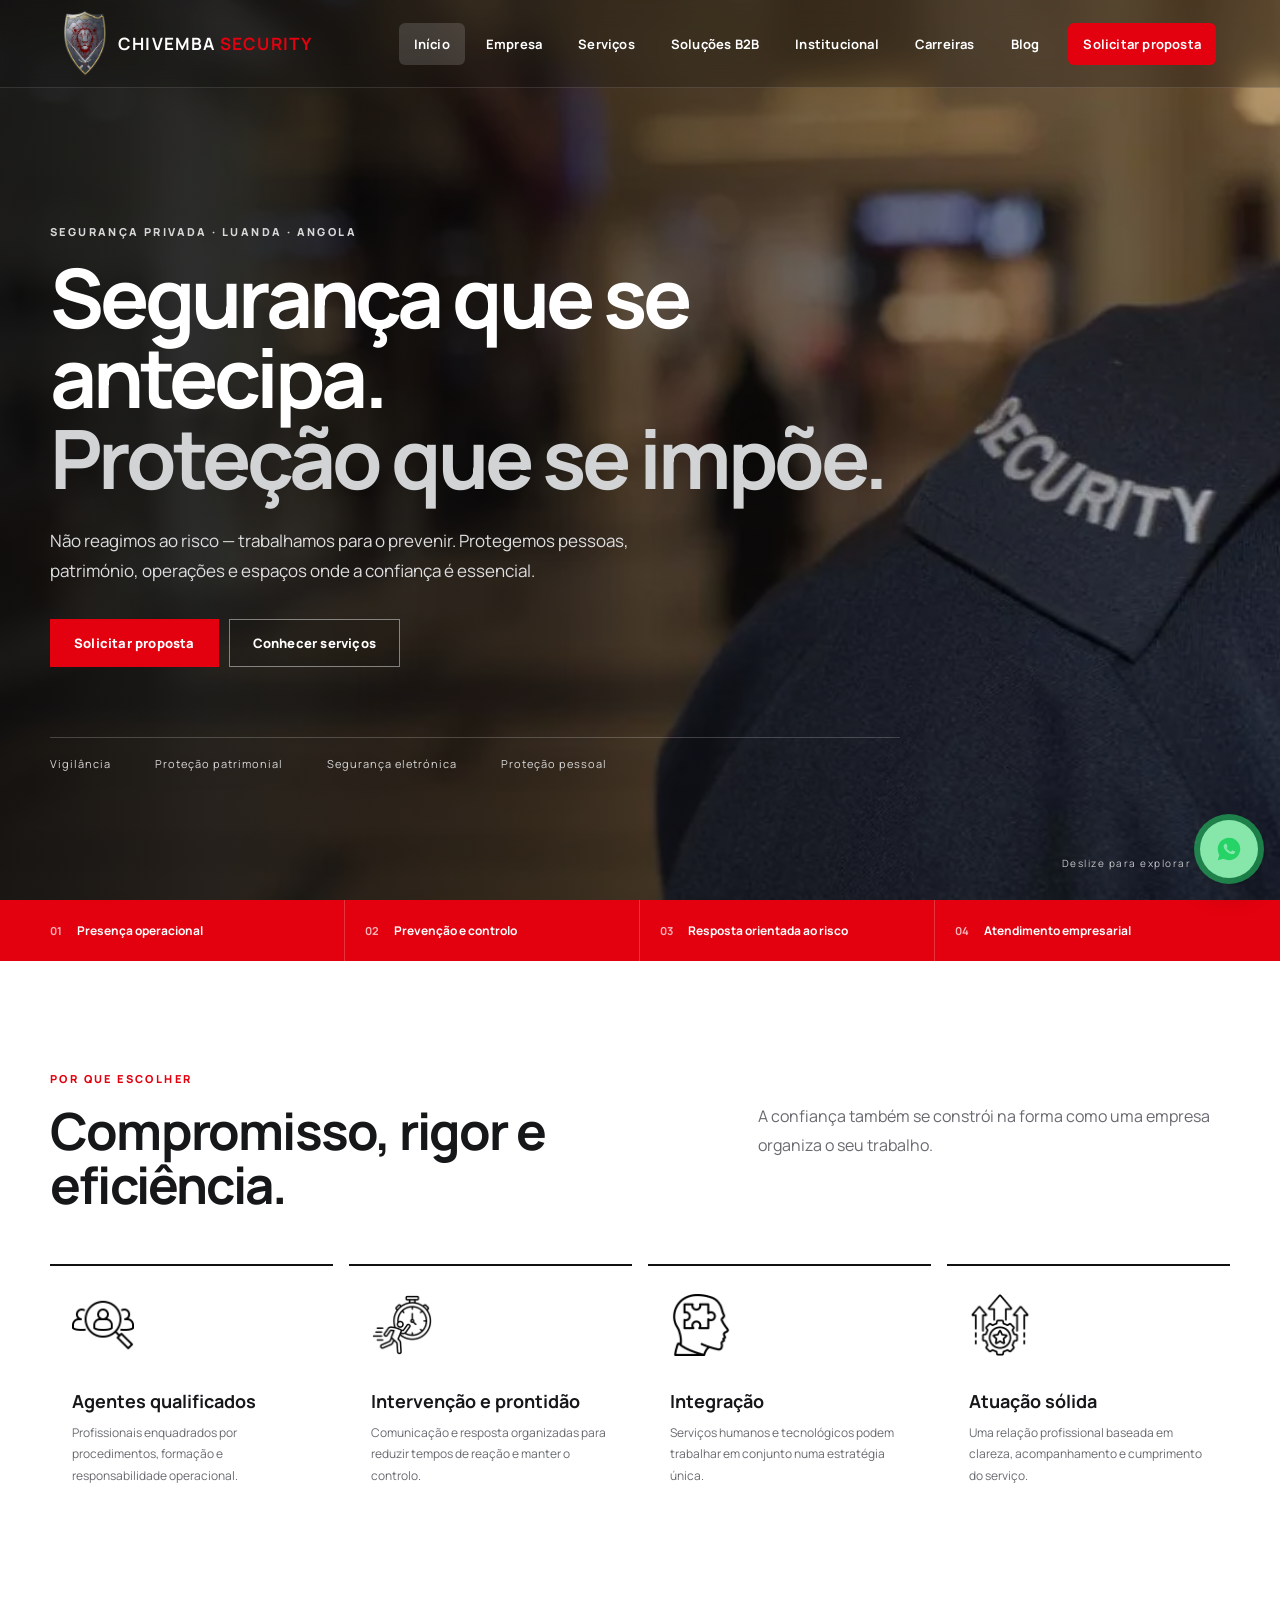
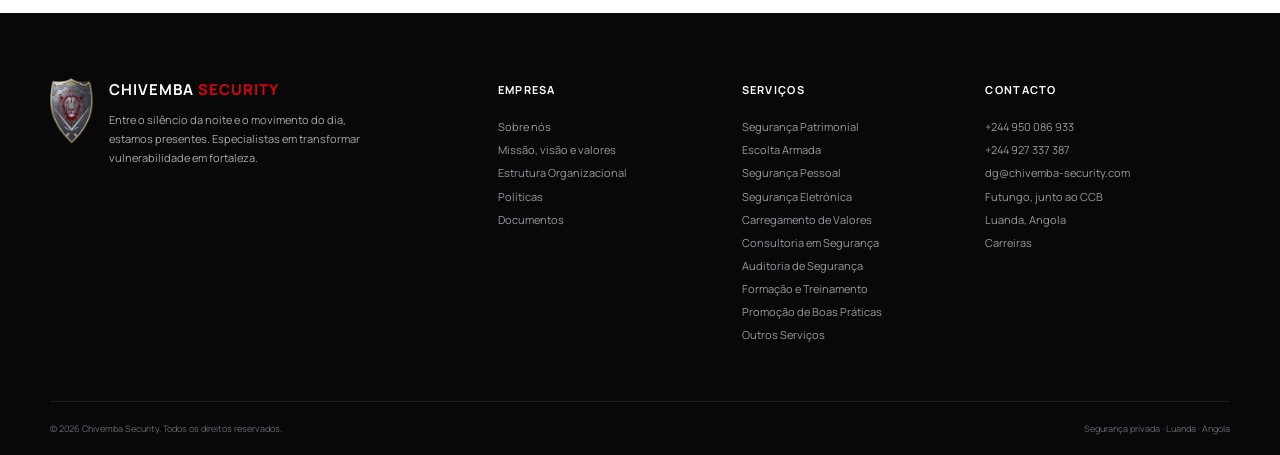
<file: index.html>
<!DOCTYPE html>

<html lang="pt-AO">
<head>
<meta charset="utf-8"/>
<meta content="width=device-width, initial-scale=1.0" name="viewport"/>
<title>Chivemba Security | Empresa de Segurança Privada em Luanda, Angola</title>
<meta content="Chivemba Security — soluções de segurança privada, vigilância, segurança eletrónica, proteção patrimonial e serviços especializados em Luanda e Angola." name="description"/>
<meta content="segurança privada Luanda, empresa segurança Angola, vigilância 24h Luanda, escolta armada, segurança eletrónica Angola, proteção patrimonial, segurança pessoal Luanda, Chivemba Security" name="keywords"/>
<meta content="Chivemba Security" name="author"/><meta content="index, follow" name="robots"/><meta content="#e3000f" name="theme-color"/>
<link href="https://chivemba-security.com/" rel="canonical"/>
<meta content="website" property="og:type"/><meta content="https://chivemba-security.com/" property="og:url"/><meta content="Chivemba Security | Segurança Privada em Angola" property="og:title"/><meta content="Segurança patrimonial, vigilância, proteção pessoal e soluções de segurança eletrónica para empresas, condomínios e organizações." property="og:description"/><meta content="https://chivemba-security.com/assets/imagens/emblema.png" property="og:image"/><meta content="pt_AO" property="og:locale"/><meta content="Chivemba Security" property="og:site_name"/>
<meta content="summary_large_image" name="twitter:card"/><meta content="Chivemba Security | Segurança Privada em Angola" name="twitter:title"/><meta content="Soluções de segurança para empresas, condomínios, património e pessoas." name="twitter:description"/><meta content="https://chivemba-security.com/assets/imagens/logo.png" name="twitter:image"/>
<link href="assets/imagens/logo.png" rel="icon" type="image/png"/><link href="assets/imagens/logo.png" rel="apple-touch-icon"/>
<link href="https://fonts.googleapis.com" rel="preconnect"/><link crossorigin="" href="https://fonts.gstatic.com" rel="preconnect"/><link href="https://fonts.googleapis.com/css2?family=Manrope:wght@400;500;600;700;800&amp;display=swap" rel="stylesheet"/>
<link href="assets/css/header.css" rel="stylesheet"/><link href="assets/css/main.css" rel="stylesheet"/><link href="assets/css/site-complete.css" rel="stylesheet"/>
<script type="application/ld+json">{"@context":"https://schema.org","@type":"SecurityService","@id":"https://chivemba-security.com/#business","name":"Chivemba Security","url":"https://chivemba-security.com/","logo":"https://chivemba-security.com/assets/imagens/logo.png","telephone":["+244950086933","+244927337387"],"email":"dg@chivemba-security.com","description":"Empresa de segurança privada com soluções de vigilância, proteção patrimonial, segurança pessoal e segurança eletrónica.","address":{"@type":"PostalAddress","streetAddress":"Futungo, junto ao CCB","addressLocality":"Luanda","addressRegion":"Luanda","addressCountry":"AO"},"areaServed":["Luanda","Angola"],"sameAs":["https://www.facebook.com/chivembasecurity","https://www.instagram.com/chivembasecurity","https://www.linkedin.com/company/chivemba-security"]}</script>
</head>
<body>
<a class="skip-link" href="#conteudo">Saltar para o conteúdo</a>
<header class="site-header" id="cabecalho">
<a aria-label="Chivemba Security — início" class="brand" href="#inicio"><img alt="Logotipo Chivemba Security" src="assets/imagens/logo.png"/><span>CHIVEMBA <b>SECURITY</b></span></a>
<button aria-expanded="false" aria-label="Abrir menu" class="menu-toggle" id="menuToggle" type="button"><span></span><span></span><span></span></button>
<nav aria-label="Navegação principal" class="site-nav" id="siteNav">
<a data-page-link="home" href="#inicio">Início</a>
<a data-page-link="empresa" href="#sobre">Empresa</a>
<a data-page-link="servicos" href="#servicos">Serviços</a>
<a data-page-link="b2b" href="#setores">Soluções B2B</a>
<a data-page-link="institucional" href="#institucional">Institucional</a>
<a data-page-link="contacto" href="#emprego">Carreiras</a>
<a data-page-link="institucional" href="#blog">Blog</a>
<a class="nav-cta" data-page-link="contacto" href="#contacto">Solicitar proposta</a>
</nav></header>
<main id="conteudo">
<section aria-labelledby="hero-title" class="hero" data-page="home" id="inicio"><div class="hero-overlay"></div><div class="hero-content container"><p class="eyebrow">SEGURANÇA PRIVADA · LUANDA · ANGOLA</p><h1 id="hero-title">Segurança que se antecipa.<br/><span>Proteção que se impõe.</span></h1><p class="hero-copy">Não reagimos ao risco — trabalhamos para o prevenir. Protegemos pessoas, património, operações e espaços onde a confiança é essencial.</p><div class="hero-actions"><a class="btn btn-primary" href="#contacto">Solicitar proposta</a><a class="btn btn-ghost" href="#servicos">Conhecer serviços</a></div><div class="hero-points"><span>Vigilância</span><span>Proteção patrimonial</span><span>Segurança eletrónica</span><span>Proteção pessoal</span></div></div><div class="hero-scroll">Deslize para explorar <span>↓</span></div></section>
<section aria-label="Compromissos" class="trust-strip" data-page="home" id="trust"><div class="container trust-grid"><div><strong>01</strong><span>Presença operacional</span></div><div><strong>02</strong><span>Prevenção e controlo</span></div><div><strong>03</strong><span>Resposta orientada ao risco</span></div><div><strong>04</strong><span>Atendimento empresarial</span></div></div></section>
<section aria-labelledby="servicos-title" class="section services-overview" data-page="servicos" id="servicos"><div class="container"><div class="section-heading split-heading"><div><p class="eyebrow red">SERVIÇOS</p><h2 id="servicos-title">Soluções de segurança para diferentes níveis de risco.</h2></div><p>Da vigilância diária à proteção especializada, estruturamos o serviço de acordo com o espaço, a operação e as necessidades de cada cliente.</p></div><div class="service-cards"><article class="service-card featured"><div class="service-icon"><img alt="Vigilância" src="assets/imagens/observation.png"/></div><div><span class="card-number">01</span><h3>Vigilância</h3><p>Vigilância humana, vigilância eletrónica e consultoria de segurança para apoiar a proteção de pessoas, instalações e operações.</p><a class="text-link" href="#allservices">Ver portfólio <span>→</span></a></div></article><article class="service-card"><div class="service-icon"><img alt="Segurança eletrónica" src="assets/imagens/cyber-security.png"/></div><div><span class="card-number">02</span><h3>Segurança eletrónica</h3><p>Deteção de intrusão, controlo de acessos, videovigilância, TeleRondas e deteção de incêndios.</p><a class="text-link" href="#allservices">Ver soluções <span>→</span></a></div></article><article class="service-card dark"><div class="service-icon"><img alt="Proteção pessoal" src="assets/imagens/bodyguard.png"/></div><div><span class="card-number">03</span><h3>Proteção pessoal e especializada</h3><p>Serviços orientados para pessoas, executivos, eventos, transportes e situações que exigem atenção reforçada.</p><a class="text-link" href="#allservices">Ver soluções <span>→</span></a></div></article></div></div></section>
<section aria-labelledby="familias-title" class="section service-families" data-page="servicos" id="areas"><div class="container"><div class="section-heading centered"><p class="eyebrow red">ÁREAS DE ATUAÇÃO</p><h2 id="familias-title">Proteção humana, tecnologia e consultoria.</h2><p>As áreas apresentadas na versão original continuam reunidas numa experiência mais clara, sem retirar nenhum serviço.</p></div><div class="family-grid"><article><div class="family-icon" aria-hidden="true"><svg viewBox="0 0 48 48" fill="none"><path d="M24 5 39 11v11c0 10-6.4 16.8-15 21-8.6-4.2-15-11-15-21V11L24 5Z" stroke="currentColor" stroke-width="2.4" stroke-linejoin="round"/><path d="M17 23.5 22 28l9-10" stroke="currentColor" stroke-width="2.4" stroke-linecap="round" stroke-linejoin="round"/></svg></div><h3>Vigilância humana</h3><p>Presença operacional e controlo no terreno.</p></article><article><div class="family-icon" aria-hidden="true"><svg viewBox="0 0 48 48" fill="none"><rect x="7" y="13" width="34" height="25" rx="3" stroke="currentColor" stroke-width="2.4"/><path d="m15 13 3-6h12l3 6M16 25h.1M24 25h.1M32 25h.1M16 32h16" stroke="currentColor" stroke-width="2.4" stroke-linecap="round"/></svg></div><h3>Vigilância eletrónica</h3><p>Recursos tecnológicos para observação e controlo.</p></article><article><div class="family-icon" aria-hidden="true"><svg viewBox="0 0 48 48" fill="none"><circle cx="21" cy="17" r="8" stroke="currentColor" stroke-width="2.4"/><path d="M7 40c1.5-8 6.5-12 14-12 4 0 7 1 9.5 3M31 10l3 3 6-6M31 23h9M35.5 18.5v9" stroke="currentColor" stroke-width="2.4" stroke-linecap="round" stroke-linejoin="round"/></svg></div><h3>Consultoria de Segurança</h3><p>Análise e recomendações para reforçar a segurança.</p></article><article><div class="family-icon" aria-hidden="true"><svg viewBox="0 0 48 48" fill="none"><circle cx="24" cy="24" r="17" stroke="currentColor" stroke-width="2.4"/><path d="M24 12v12l8 5M18 5h12" stroke="currentColor" stroke-width="2.4" stroke-linecap="round" stroke-linejoin="round"/></svg></div><h3>Proteção contínua</h3><p>Uma abordagem integrada para pessoas, bens e espaços.</p></article></div></div></section>
<section aria-labelledby="setores-title" class="section sectors" data-page="b2b" id="setores"><div class="container"><div class="section-heading centered"><p class="eyebrow red">SOLUÇÕES B2B</p><h2 id="setores-title">Segurança integrada ao seu negócio.</h2><p>Uma jornada orientada para empresas, condomínios, comércio, indústria e organizações que precisam de controlo, continuidade e confiança.</p></div><div class="sector-grid"><article><img alt="Proteção patrimonial para empresas" src="assets/imagens/instalacoes.png"/><div><span>01</span><h3>Empresas e instalações</h3><p>Proteção de escritórios, armazéns, instalações industriais e áreas operacionais.</p></div></article><article><img alt="Operação de segurança" src="assets/imagens/patrimonio.jpeg"/><div><span>02</span><h3>Condomínios e residências</h3><p>Controlo de acessos, vigilância e organização da segurança das áreas comuns.</p></div></article><article><img alt="Equipa de segurança" src="assets/imagens/evento.png"/><div><span>03</span><h3>Comércio, eventos e organizações</h3><p>Presença preventiva e apoio à gestão de fluxos, acessos e situações de risco.</p></div></article></div><div class="b2b-callout"><div><span class="eyebrow">PARA EMPRESAS E CONDOMÍNIOS</span><h3>Transformamos a necessidade numa proposta de segurança.</h3><p>Escolha o seu cenário, indique o que pretende proteger e deixe os dados essenciais já encaminhados para a equipa comercial.</p></div><a class="btn btn-primary" data-client-type="Empresa" data-message="Pretendo solicitar uma proposta de segurança para a minha empresa/organização." data-prefill="proposta" data-service="Pedido de proposta" href="#contacto">Iniciar pedido</a></div><div aria-labelledby="b2b-journey-title" class="b2b-journey"><div class="b2b-journey-head"><div><p class="eyebrow red">JORNADA B2B</p><h3 id="b2b-journey-title">Do primeiro contacto à solução.</h3></div><p>Uma sequência simples para empresas, condomínios e organizações. O visitante começa pelo contexto e chega ao formulário com informação relevante já preenchida.</p></div><ol class="b2b-steps"><li><span>01</span><div><strong>Identificar o cenário</strong><p>Empresa, condomínio, comércio, indústria ou outra organização.</p></div></li><li><span>02</span><div><strong>Definir o que precisa</strong><p>Vigilância, segurança patrimonial, eletrónica, proteção pessoal, auditoria ou consultoria.</p></div></li><li><span>03</span><div><strong>Descrever a operação</strong><p>Local, dimensão, horários, quantidade de postos e pontos críticos.</p></div></li><li><span>04</span><div><strong>Receber orientação</strong><p>A equipa analisa as informações e dá seguimento ao pedido comercial.</p></div></li></ol><div aria-label="Escolha rápida de cenário" class="b2b-scenarios" role="list"><button data-b2b-scenario="Empresa" data-message="Pretendo uma solução de segurança para a minha empresa. Gostaria de receber orientação sobre vigilância, controlo de acessos e proteção patrimonial." data-service="Segurança Patrimonial" role="listitem" type="button"><span>Empresa</span><small>Instalações, escritórios e operações</small></button><button data-b2b-scenario="Condomínio" data-message="Pretendo uma solução de segurança para um condomínio. Gostaria de avaliar vigilância, controlo de acessos e proteção das áreas comuns." data-service="Vigilância" role="listitem" type="button"><span>Condomínio</span><small>Acessos, áreas comuns e residentes</small></button><button data-b2b-scenario="Instituição" data-message="Pretendo uma solução de segurança para uma instituição/organização. Gostaria de avaliar as necessidades do local e receber uma proposta adequada." data-service="Pedido de proposta" role="listitem" type="button"><span>Instituição</span><small>Continuidade e controlo operacional</small></button></div></div></div></section>
<section aria-labelledby="historia-title" class="section history-complete" data-page="empresa" id="historia-mvv">
<div class="container history-grid">
<div>
<p class="eyebrow red">MINHA HISTÓRIA</p>
<h2 id="historia-title">Uma Jornada de Compromisso e Inovação</h2>
</div>
<div class="history-copy">
<p>A história da Chivemba Security é construída sobre valores sólidos, trabalho árduo e a crença de que a segurança vai além da vigilância — é sobre confiança, cuidado e antecipação.</p>
<p>Desde o início, cada passo foi guiado pela visão de criar uma empresa que colocasse as pessoas no centro, com soluções personalizadas e tecnologia aplicada à proteção real.</p>
<p>Mais do que números ou contratos, construímos relações baseadas na transparência e no respeito. Cada desafio reforça a importância da dedicação constante e de um olhar atento às necessidades de quem nos confia o que há de mais valioso: a tranquilidade.</p>
</div>
</div>
</section>
<section aria-labelledby="sobre-title" class="section company" data-page="empresa" id="sobre"><div class="container company-grid"><div class="company-visual"><div class="visual-main"><img alt="Profissional de segurança da Chivemba Security" src="assets/imagens/y.webp"/></div><div class="visual-small"><img alt="Compromisso com qualidade" src="assets/imagens/medal.png"/></div><div class="visual-caption"><strong>CHIVEMBA SECURITY</strong><span>Presença. Rigor. Responsabilidade.</span></div></div><div class="company-content"><p class="eyebrow red">SOBRE A CHIVEMBA SECURITY</p><h2 id="sobre-title">Não apenas protegemos propriedades — protegemos o que importa.</h2><p>Na Chivemba Security, trabalhamos para proteger pessoas, património e operações. O nosso trabalho parte da prevenção: compreender o contexto, identificar vulnerabilidades e organizar uma resposta adequada.</p><p>Com tecnologia, procedimentos e uma equipa preparada, procuramos transformar vulnerabilidade em controlo e confiança.</p><div class="company-stats"><div><strong>24h</strong><span>Operação de vigilância conforme o serviço contratado.</span></div><div><strong>360°</strong><span>Visão integrada entre pessoas, processos e tecnologia.</span></div></div><a class="text-link" href="#institucional">Conhecer a nossa estrutura <span>→</span></a></div></div></section>
<section aria-labelledby="cred-title" class="section credibility" data-page="home" id="credibilidade"><div class="container"><div class="section-heading split-heading"><div><p class="eyebrow red">POR QUE ESCOLHER</p><h2 id="cred-title">Compromisso, rigor e eficiência.</h2></div><p>A confiança também se constrói na forma como uma empresa organiza o seu trabalho.</p></div><div class="cred-grid"><article><img alt="Agentes qualificados" src="assets/imagens/people.png"/><h3>Agentes qualificados</h3><p>Profissionais enquadrados por procedimentos, formação e responsabilidade operacional.</p></article><article><img alt="Intervenção imediata" src="assets/imagens/immediate.png"/><h3>Intervenção e prontidão</h3><p>Comunicação e resposta organizadas para reduzir tempos de reação e manter o controlo.</p></article><article><img alt="Integração" src="assets/imagens/puzzle.png"/><h3>Integração</h3><p>Serviços humanos e tecnológicos podem trabalhar em conjunto numa estratégia única.</p></article><article><img alt="Confiança" src="assets/imagens/reputation-management.png"/><h3>Atuação sólida</h3><p>Uma relação profissional baseada em clareza, acompanhamento e cumprimento do serviço.</p></article></div></div></section>
<section aria-labelledby="inst-title" class="section dark-section" data-page="institucional" id="institucional"><div class="container"><div class="section-heading light"><p class="eyebrow red">INSTITUCIONAL</p><h2 id="inst-title">Missão, visão e valores.</h2><p>Os princípios que orientam a forma como a Chivemba Security pretende servir os seus clientes.</p></div><div class="mvv-grid"><article class="mvv-card"><div class="mvv-icon" aria-hidden="true"><svg viewBox="0 0 48 48" fill="none"><circle cx="24" cy="24" r="18" stroke="currentColor" stroke-width="2.4"/><path d="m14 25 7 7 14-16" stroke="currentColor" stroke-width="2.8" stroke-linecap="round" stroke-linejoin="round"/></svg></div><span>01</span><h3>Missão</h3><p>Proporcionar soluções de segurança privada adequadas às necessidades dos clientes, com foco em prevenção, profissionalismo e melhoria contínua.</p></article><article class="mvv-card"><div class="mvv-icon" aria-hidden="true"><svg viewBox="0 0 48 48" fill="none"><path d="M4 24s7-13 20-13 20 13 20 13-7 13-20 13S4 24 4 24Z" stroke="currentColor" stroke-width="2.4" stroke-linejoin="round"/><circle cx="24" cy="24" r="6" stroke="currentColor" stroke-width="2.4"/></svg></div><span>02</span><h3>Visão</h3><p>Consolidar uma atuação reconhecida pela qualidade do serviço, organização operacional, inovação e responsabilidade.</p></article><article class="mvv-card"><div class="mvv-icon" aria-hidden="true"><svg viewBox="0 0 48 48" fill="none"><path d="m24 4 6 4 7-1 3 7 5 5-3 7 1 7-7 3-5 6-7-3-7 1-3-7-5-5 3-7-1-7 7-3 5-6 5 3Z" stroke="currentColor" stroke-width="2.2" stroke-linejoin="round"/><path d="m16 24 5 5 11-12" stroke="currentColor" stroke-width="2.6" stroke-linecap="round" stroke-linejoin="round"/></svg></div><span>03</span><h3>Valores</h3><p>Integridade, compromisso, excelência, responsabilidade, respeito e procura constante por soluções melhores.</p></article></div></div></section>
<section aria-labelledby="org-title" class="section organograma-section" data-page="institucional" id="organograma">
<div class="container">
<div class="section-heading centered">
<p class="eyebrow red">ORGANIZAÇÃO</p>
<h2 id="org-title">Estrutura Organizacional</h2>
<p>Consulte a estrutura organizacional apresentada no material institucional da Chivemba Security.</p>
</div>
<div class="org-image-wrap">
<img alt="Organograma oficial da Chivemba Security — estrutura organizacional" loading="lazy" src="assets/imagens/organograma.png"/>
</div>
</div>
</section>
<section aria-labelledby="fundador-title" class="section founder-complete" data-page="empresa" id="lideranca">
<div class="container founder-grid">
<div class="founder-copy">
<p class="eyebrow red">O FUNDADOR</p>
<h2 id="fundador-title">Almerindo Chivemba</h2>
<p>Com experiência no setor de segurança, Almerindo Chivemba construiu a Chivemba Security com uma visão assente na integridade, inovação e compromisso com a excelência.</p>
<p>A liderança da empresa combina visão estratégica, rigor de gestão e foco na qualidade da operação e no relacionamento com os clientes.</p>
<blockquote>“Segurança não é apenas um serviço, é um compromisso com a tranquilidade de quem confia em nós.”</blockquote>
<div class="founder-stats"><div><strong>5+</strong><span>Anos de experiência</span></div><div><strong>24/7</strong><span>Foco operacional</span></div><div><strong>100%</strong><span>Compromisso</span></div></div>
</div>
<div class="founder-photo">
<img alt="Almerindo Chivemba — Fundador da Chivemba Security" loading="lazy" src="assets/imagens/almerindo.jpeg"/>
<div class="founder-badge"><strong>Fundador</strong><span>Chivemba Security</span></div>
</div>
</div>
</section>
<section aria-labelledby="gallery-title" class="section gallery-section" data-page="empresa" id="operacao"><div class="container"><div class="section-heading split-heading"><div><p class="eyebrow red">OPERAÇÃO</p><h2 id="gallery-title">Segurança é presença no terreno.</h2></div><p>As imagens existentes nos assets originais foram reaproveitadas e distribuídas numa apresentação mais coerente.</p></div><div class="gallery-grid gallery-complete"><figure class="gallery-large"><img alt="Vigilância patrimonial" src="assets/imagens/patrimonio.jpeg"/></figure><figure><img alt="Operação de escolta" src="assets/imagens/escolta.jpeg"/></figure><figure><img alt="Proteção pessoal" src="assets/imagens/guardacosta.jpeg"/></figure><figure><img alt="Transporte de valores" src="assets/imagens/valores.jpeg"/></figure></div></div></section>
<section aria-labelledby="allservices-title" class="section detailed-services" data-page="servicos" id="allservices"><div class="container"><div class="section-heading split-heading"><div><p class="eyebrow red">PORTFÓLIO</p><h2 id="allservices-title">Serviços especializados.</h2></div><p>O portfólio completo da versão original permanece disponível, organizado para consulta rápida.</p></div><div class="detailed-list"><article><div class="detail-image"><img alt="Segurança Patrimonial" src="assets/imagens/patrimonio.jpeg"/></div><div><span>01</span><h3>Segurança Patrimonial</h3><p>Proteção completa de imóveis, instalações e património.</p><a class="service-request" data-message="Pretendo obter informações e uma proposta para o serviço de Segurança Patrimonial." data-service="Segurança Patrimonial" href="#contacto">Solicitar proposta →</a></div></article><article><div class="detail-image"><img alt="Escolta Armada" src="assets/imagens/escolta.jpeg"/></div><div><span>02</span><h3>Escolta Armada</h3><p>Serviços de escolta armada para transporte seguro, dentro das condições legais aplicáveis.</p><a class="service-request" data-message="Pretendo obter informações e uma proposta para o serviço de Escolta Armada." data-service="Escolta Armada" href="#contacto">Solicitar proposta →</a></div></article><article><div class="detail-image"><img alt="Segurança Pessoal" src="assets/imagens/guardacosta.jpeg"/></div><div><span>03</span><h3>Segurança Pessoal</h3><p>Proteção individual de clientes, VIPs e executivos.</p><a class="service-request" data-message="Pretendo obter informações e uma proposta para o serviço de Segurança Pessoal." data-service="Segurança Pessoal" href="#contacto">Solicitar proposta →</a></div></article><article><div class="detail-image"><img alt="Segurança Eletrónica" src="assets/imagens/seguranaeletronica.jpeg"/></div><div><span>04</span><h3>Segurança Eletrónica</h3><p>Instalação e monitorização de sistemas eletrónicos.</p><a class="service-request" data-message="Pretendo obter informações e uma proposta para o serviço de Segurança Eletrónica." data-service="Segurança Eletrónica" href="#contacto">Solicitar proposta →</a></div></article><article><div class="detail-image"><img alt="Carregamento de Valores" src="assets/imagens/valores.jpeg"/></div><div><span>05</span><h3>Carregamento de Valores</h3><p>Transporte seguro de dinheiro e valores, sujeito às condições e procedimentos aplicáveis.</p><a class="service-request" data-message="Pretendo obter informações e uma proposta para o serviço de Carregamento de Valores." data-service="Carregamento de Valores" href="#contacto">Solicitar proposta →</a></div></article><article><div class="detail-image"><img alt="Consultoria em Segurança" src="assets/imagens/consulturia.jpeg"/></div><div><span>06</span><h3>Consultoria em Segurança</h3><p>Análise do contexto, identificação de vulnerabilidades e recomendações estratégicas.</p><a class="service-request" data-message="Pretendo obter informações e uma proposta para o serviço de Consultoria em Segurança." data-service="Consultoria em Segurança" href="#contacto">Solicitar proposta →</a></div></article><article><div class="detail-image"><img alt="Auditoria de Segurança" src="assets/imagens/auditoria.jpeg"/></div><div><span>07</span><h3>Auditoria de Segurança</h3><p>Revisão detalhada de processos, controlos e condições de segurança.</p><a class="service-request" data-message="Pretendo obter informações e uma proposta para o serviço de Auditoria de Segurança." data-service="Auditoria de Segurança" href="#contacto">Solicitar proposta →</a></div></article><article><div class="detail-image"><img alt="Formação e Treinamento" src="assets/imagens/treino.jpeg"/></div><div><span>08</span><h3>Formação e Treinamento</h3><p>Programas de formação especializados e orientação para práticas de segurança.</p><a class="service-request" data-message="Pretendo obter informações e uma proposta para o serviço de Formação e Treinamento." data-service="Formação e Treinamento" href="#contacto">Solicitar proposta →</a></div></article><article><div class="detail-image"><img alt="Promoção de Boas Práticas" src="assets/imagens/promocao.jpeg"/></div><div><span>09</span><h3>Promoção de Boas Práticas</h3><p>Incentivo a uma cultura de segurança eficaz, prevenção e cumprimento de procedimentos.</p><a class="service-request" data-message="Pretendo obter informações e uma proposta para o serviço de Promoção de Boas Práticas." data-service="Promoção de Boas Práticas" href="#contacto">Solicitar proposta →</a></div></article><article><div class="detail-image"><img alt="Outros serviços" src="assets/imagens/lei.jpeg"/></div><div><span>10</span><h3>Outros Serviços</h3><p>Serviços adicionais dentro do âmbito de atuação e das condições legalmente aplicáveis.</p><a class="service-request" data-message="Pretendo obter informações e uma proposta para o serviço de Outros Serviços." data-service="Outros Serviços" href="#contacto">Solicitar proposta →</a></div></article></div></div></section>
<section aria-labelledby="tech-title" class="section technology-section" data-page="servicos" id="tecnologia"><div class="container"><div class="section-heading centered"><p class="eyebrow red">SEGURANÇA ELETRÓNICA</p><h2 id="tech-title">Tecnologia aplicada à prevenção.</h2><p>As áreas tecnológicas que constavam da versão original continuam visíveis.</p></div><div class="tech-grid"><article><img alt="Deteção de intrusão" src="assets/imagens/camera.png"/><h3>Deteção de Intrusão</h3></article><article><img alt="Controlo de acessos" src="assets/imagens/cyber-security.png"/><h3>Controlo de Acessos</h3></article><article><img alt="Videovigilância" src="assets/imagens/observation.png"/><h3>Videovigilância</h3></article><article><img alt="TeleRondas" src="assets/imagens/eternity.png"/><h3>TeleRondas</h3></article><article><img alt="Deteção de incêndios" src="assets/imagens/immediate.png"/><h3>Deteção de Incêndios</h3></article></div></div></section>
<section aria-labelledby="process-title" class="section approach" data-page="servicos" id="processo"><div class="container approach-grid"><div><p class="eyebrow red">COMO TRABALHAMOS</p><h2 id="process-title">Uma proposta começa por entender o risco.</h2><p>Em vez de apresentar um pacote igual para todos, organizamos a conversa em quatro etapas simples.</p></div><ol class="steps"><li><span>01</span><div><h3>Pedido</h3><p>Recebemos os dados básicos da necessidade.</p></div></li><li><span>02</span><div><h3>Análise</h3><p>Entendemos o espaço, operação, horários e pontos críticos.</p></div></li><li><span>03</span><div><h3>Proposta</h3><p>Apresentamos a solução e os serviços adequados ao cenário.</p></div></li><li><span>04</span><div><h3>Acompanhamento</h3><p>Definimos os canais de contacto e o acompanhamento do serviço.</p></div></li></ol></div></section>
<section aria-labelledby="pol-title" class="section policies" data-page="institucional" id="politicas"><div class="container"><div class="section-heading split-heading"><p class="eyebrow red">ORGANIZAÇÃO</p><h2 id="pol-title">Políticas de Qualidade e responsabilidade.</h2><p>As áreas institucionais da versão original permanecem reunidas numa apresentação mais profissional.</p></div><div class="policy-grid"><article><div>01</div><h3>Política de Qualidade</h3><p>Compromisso com os mais altos padrões de qualidade através da melhoria contínua dos processos e capacitação dos colaboradores.</p><a class="doc-request" data-document="Política de Qualidade" href="#contacto">Solicitar documento →</a></article><article><div>02</div><h3>Política de Segurança</h3><p>Protocolos rigorosos, equipamentos modernos e equipa treinada para atuar com eficiência em todas as situações.</p><a class="doc-request" data-document="Política de Segurança" href="#contacto">Solicitar documento →</a></article><article><div>03</div><h3>Política Ambiental</h3><p>Compromisso com a sustentabilidade, adotando práticas que minimizam impactos ambientais.</p><a class="doc-request" data-document="Política Ambiental" href="#contacto">Solicitar documento →</a></article><article><div>04</div><h3>Código de Ética</h3><p>Ações guiadas por princípios éticos, integridade e transparência em todas as relações.</p><a class="doc-request" data-document="Código de Ética" href="#contacto">Solicitar documento →</a></article></div></div></section>
<section aria-labelledby="docs-title" class="section documents" data-page="institucional" id="documentos"><div class="container"><div class="section-heading split-heading"><div><p class="eyebrow red">DOCUMENTAÇÃO</p><h2 id="docs-title">Documentos Institucionais.</h2></div><p>A listagem e categorias existentes foram preservadas. Os PDFs não foram inventados: quando o ficheiro não estiver publicado no pacote, pode ser solicitado à empresa.</p></div><div aria-label="Filtrar documentos" class="doc-toolbar" role="group"><button class="doc-filter active" data-filter="all">Todos</button><button class="doc-filter" data-filter="politicas">Políticas</button><button class="doc-filter" data-filter="manuais">Manuais</button><button class="doc-filter" data-filter="relatorios">Relatórios</button></div><div class="documents-grid"><article data-category="politicas"><div class="doc-icon">📋</div><div><b>Política de Qualidade</b><span>PDF • 245 KB</span></div><a data-document="Política de Qualidade" href="#contacto">Solicitar →</a></article><article data-category="manuais"><div class="doc-icon">🛡️</div><div><b>Manual de Procedimentos</b><span>PDF • 1.2 MB</span></div><a data-document="Manual de Procedimentos" href="#contacto">Solicitar →</a></article><article data-category="politicas"><div class="doc-icon">🌱</div><div><b>Política Ambiental</b><span>PDF • 180 KB</span></div><a data-document="Política Ambiental" href="#contacto">Solicitar →</a></article><article data-category="politicas"><div class="doc-icon">⚖️</div><div><b>Código de Ética</b><span>PDF • 320 KB</span></div><a data-document="Código de Ética" href="#contacto">Solicitar →</a></article><article data-category="relatorios"><div class="doc-icon">📊</div><div><b>Relatório de Sustentabilidade</b><span>PDF • 850 KB</span></div><a data-document="Relatório de Sustentabilidade" href="#contacto">Solicitar →</a></article><article data-category="politicas"><div class="doc-icon">👥</div><div><b>Política de RH</b><span>PDF • 420 KB</span></div><a data-document="Política de RH" href="#contacto">Solicitar →</a></article></div></div></section>
<section aria-labelledby="careers-title" class="section careers" data-page="contacto" id="emprego"><div class="container careers-grid"><div class="careers-image"><img alt="Formação e recrutamento na Chivemba Security" src="assets/imagens/Cartaz.png"/></div><div><p class="eyebrow red">TRABALHE CONNOSCO</p><h2 id="careers-title">Faça parte da nossa equipa.</h2><p>Apresente o seu perfil profissional através do formulário. Selecione “Recrutamento” e indique a vaga ou área em que pretende trabalhar.</p><div class="job-list"><article><span>URGENTE</span><h3>Agente de Segurança</h3><p>Luanda · Período Integral</p><small>Formação em segurança, disponibilidade para turnos e curso de vigilante válido.</small><button class="job-apply" data-job="Agente de Segurança" type="button">Candidatar-me a esta vaga →</button></article><article><span>NOVA</span><h3>Técnico de Segurança Eletrónica</h3><p>Luanda · Período Integral</p><small>Experiência em CFTV, controlo de acesso e alarmes. Formação técnica em eletrónica.</small><button class="job-apply" data-job="Técnico de Segurança Eletrónica" type="button">Candidatar-me a esta vaga →</button></article><article><span>DESTAQUE</span><h3>Coordenador de Operações</h3><p>Luanda · Período Integral</p><small>Experiência em coordenação de equipas, gestão de escalas e conhecimento em segurança.</small><button class="job-apply" data-job="Coordenador de Operações" type="button">Candidatar-me a esta vaga →</button></article></div><a class="btn btn-dark" data-career="" href="#contacto">Enviar candidatura</a></div></div></section>
<section aria-labelledby="contact-title" class="section contact-section" data-page="contacto" id="contacto"><div class="container contact-grid"><div class="contact-intro"><p class="eyebrow red">FALE CONNOSCO</p><h2 id="contact-title">Solicite uma proposta ou esclareça uma questão.</h2><p>Para empresas e condomínios, quanto mais informação houver sobre o local e a operação, mais objetiva poderá ser a análise inicial.</p><div class="contact-details"><a href="tel:+244950086933"><span>Telefone 1</span><strong>+244 950 086 933</strong></a><a href="tel:+244927337387"><span>Telefone 2</span><strong>+244 927 337 387</strong></a><a href="mailto:dg@chivemba-security.com"><span>Email</span><strong>dg@chivemba-security.com</strong></a><div><span>Escritório</span><strong>Futungo, junto ao CCB, Luanda</strong></div><a href="https://www.google.com/maps/search/?api=1&amp;query=Futungo%20CCB%20Luanda" rel="noopener" target="_blank"><span>Localização</span><strong>Ver no mapa →</strong></a></div><div class="contact-image"><img alt="Fale com a Chivemba Security" src="assets/imagens/fale.png"/></div><div class="contact-map"><iframe allowfullscreen="" height="200" loading="lazy" referrerpolicy="no-referrer-when-downgrade" src="https://www.google.com/maps/embed?pb=!1m16!1m12!1m3!1d4055767.9950782643!2d10.719797836292!3d-6.925116260690364!2m3!1f0!2f0!3f0!3m2!1i1024!2i768!4f13.1!2m1!1sccb!5e0!3m2!1spt-PT!2sao!4v1766014119132!5m2!1spt-PT!2sao" style="border:0" title="Localização da Chivemba Security no Futungo, Luanda" width="100%"></iframe></div></div><div class="quote-panel"><div class="quote-heading"><span>ATENDIMENTO · B2B · RECRUTAMENTO</span><h3>Conte-nos o que precisa.</h3><p>Preencha o formulário. O pedido será enviado pela integração de email configurada no projeto, quando as credenciais EmailJS estiverem disponíveis; caso contrário, será preparado no email do dispositivo.</p></div><form id="contact-form" novalidate="">
<input id="form-type" name="form_type" type="hidden" value="Pedido de informação"/>
<input id="requested-document" name="requested_document" type="hidden" value=""/>
<div class="form-intent-block">
<label for="request-kind">Como podemos ajudar?<select id="request-kind" name="request_kind"><option value="servico">Solicitar um serviço / proposta</option><option value="emprego">Candidatar-me a uma vaga</option><option value="informacao">Pedido de informação / documento</option></select></label>
<p class="form-intent-hint" id="form-intent-hint">Indique os dados essenciais para prepararmos uma proposta adequada.</p>
</div>
<div class="form-row">
<label>Nome completo<input autocomplete="name" id="name" name="name" required="" type="text"/></label>
<label>Telefone<input autocomplete="tel" id="phone" name="phone" required="" type="tel"/></label>
</div>
<div class="form-row">
<label>Email<input autocomplete="email" id="email" name="email" required="" type="email"/></label>
<label data-form-group="servico,emprego">Empresa / Organização<input autocomplete="organization" id="company" name="company" type="text"/></label>
</div>
<div class="form-row" data-form-group="servico">
<label>Cargo (opcional)<input autocomplete="organization-title" id="role" name="role" type="text"/></label>
<label>Sou<select id="client_type" name="client_type"><option value="Empresa">Empresa</option><option value="Condomínio">Condomínio</option><option value="Instituição">Instituição</option><option value="Particular">Particular</option><option value="Outro">Outro</option></select></label>
</div>
<div class="form-row" data-form-group="servico">
<label>Serviço pretendido<select id="service" name="service"><option>Pedido de proposta</option><option>Segurança Patrimonial</option><option>Vigilância</option><option>Escolta Armada</option><option>Segurança Eletrónica</option><option>Segurança Pessoal</option><option>Carregamento de Valores</option><option>Consultoria em Segurança</option><option>Auditoria de Segurança</option><option>Formação e Treinamento</option><option>Outro</option></select></label>
<label>Quantidade / necessidade<input id="quantity" name="quantity" placeholder="Ex.: 4 agentes, 1 instalação..." type="text"/></label>
</div>
<div class="form-row" data-form-group="servico">
<label>Localização do serviço<input id="location" name="location" placeholder="Município / zona" type="text"/></label>
<label>Melhor horário para contacto<input id="schedule" name="schedule" placeholder="Ex.: 09h–12h" type="text"/></label>
</div>
<div class="form-row" data-form-group="emprego" hidden>
<label for="job-position">Vaga / área a que se candidata<select id="job-position" name="job_position"><option value="">Selecione uma vaga ou área</option><option>Agente de Segurança</option><option>Técnico de Segurança Eletrónica</option><option>Coordenador de Operações</option><option>Candidatura espontânea</option><option>Outra área</option></select></label>
<label for="job-availability">Disponibilidade<input id="job-availability" name="job_availability" placeholder="Ex.: imediata, por turnos..." type="text"/></label>
</div>
<div data-form-group="servico" class="form-row">
<label>Prioridade do pedido<select id="urgency" name="urgency"><option value="Normal">Normal</option><option value="Urgente (24-48h)">Urgente (24–48h)</option></select></label>
<label>Prefere ser contactado por<select id="contact_pref" name="contact_pref"><option value="Telefone">Telefone</option><option value="WhatsApp">WhatsApp</option><option value="Email">Email</option></select></label>
</div>
<div data-form-group="emprego,informacao" class="form-row" hidden>
<label>Prefere ser contactado por<select id="contact_pref_general" name="contact_pref_general"><option value="Telefone">Telefone</option><option value="WhatsApp">WhatsApp</option><option value="Email">Email</option></select></label>
<div class="form-note" id="general-form-note">Para candidatura, indique a vaga e apresente brevemente a sua experiência.</div>
</div>
<label>Mensagem<textarea id="message" name="message" placeholder="Descreva brevemente o que pretende proteger ou esclarecer." required="" rows="5"></textarea></label>
<div class="form-footer"><small>Os dados enviados serão usados apenas para responder ao pedido.</small><button class="btn btn-primary" id="submit-btn" type="submit">Enviar pedido</button></div>
<a class="whatsapp-inline-link" href="https://wa.me/244950086933?text=Ol%C3%A1%2C%20gostaria%20de%20solicitar%20uma%20proposta%20de%20seguran%C3%A7a." rel="noopener" target="_blank">Prefere mais rápido? Fale já no WhatsApp →</a>
<div aria-live="polite" class="form-message" id="form-message" role="status"></div>
</form></div></div></section>
<section aria-labelledby="faq-title" class="section faq-section" data-page="contacto" id="faq"><div class="container"><div class="section-heading centered"><p class="eyebrow red">DÚVIDAS FREQUENTES</p><h2 id="faq-title">Respostas rápidas antes de falar connosco.</h2></div><div class="faq-grid"><details><summary>Como contratar um serviço de Segurança Patrimonial?</summary><p>Basta preencher o formulário de contacto ou falar connosco pelo telefone/email. A equipa poderá recolher os dados necessários para uma análise inicial.</p></details><details><summary>Vocês oferecem Escolta Armada?</summary><p>O portfólio institucional inclui Escolta Armada, sujeita às condições, procedimentos e enquadramento legal aplicáveis.</p></details><details><summary>Como funciona a Consultoria em Segurança?</summary><p>O serviço parte da análise do contexto, identificação de vulnerabilidades e elaboração de recomendações adequadas ao cenário.</p></details><details><summary>A Chivemba atende empresas e condomínios?</summary><p>O site foi estruturado para apresentar uma jornada B2B dedicada a empresas, condomínios e organizações.</p></details></div></div></section>
<section aria-labelledby="blog-title" class="section blog-complete" data-page="institucional" id="blog">
<div class="container">
<div class="section-heading split-heading"><div><p class="eyebrow red">BLOG &amp; NOVIDADES</p><h2 id="blog-title">Últimas do Mundo da Segurança</h2></div><p>Conteúdos e temas relevantes sobre prevenção, tecnologia, operações e gestão de segurança.</p></div>
<div class="blog-grid-complete">
<article><img alt="Tecnologia e videovigilância" src="assets/imagens/camera.png"/><div><span>TECNOLOGIA</span><h3>CFTV e tecnologia: prevenção com informação em tempo real</h3><p>A tecnologia de videovigilância pode apoiar a observação, o controlo e a resposta das equipas.</p></div></article>
<article><img alt="Operação de escolta" src="assets/imagens/escolta.jpeg"/><div><span>OPERAÇÕES</span><h3>Planeamento e procedimentos de escolta</h3><p>Uma operação segura começa com avaliação do contexto, planeamento e procedimentos adequados.</p></div></article>
<article><img alt="Auditoria de segurança" src="assets/imagens/auditoria.jpeg"/><div><span>GESTÃO DE RISCO</span><h3>Quando uma auditoria de segurança é útil?</h3><p>A revisão de processos e controlos ajuda a identificar vulnerabilidades e oportunidades de melhoria.</p></div></article>
<article><img alt="Boas práticas de segurança" src="assets/imagens/promocao.jpeg"/><div><span>BOAS PRÁTICAS</span><h3>Construir uma cultura de segurança</h3><p>Procedimentos claros, formação e responsabilidade partilhada contribuem para uma prevenção consistente.</p></div></article>
</div><div class="blog-newsletter"><div><p class="eyebrow red">NOVIDADES</p><h3>Receba conteúdos sobre segurança.</h3><p>Deixe o seu email para demonstrar interesse em receber novidades e conteúdos da Chivemba Security.</p></div><form id="newsletter-form"><input id="newsletter-email" name="newsletter_email" placeholder="seu@email.com" required="True" type="email"/><button class="btn btn-primary" type="submit">Demonstrar interesse</button><div aria-live="polite" class="newsletter-message" id="newsletter-message" role="status"></div></form></div>
</div>
</section>
</main>
<footer class="site-footer"><div class="container footer-main"><div class="footer-brand"><img alt="Logotipo Chivemba Security" src="assets/imagens/logo.png"/><div><strong>CHIVEMBA <b>SECURITY</b></strong><p>Entre o silêncio da noite e o movimento do dia, estamos presentes. Especialistas em transformar vulnerabilidade em fortaleza.</p></div></div><div><h3>Empresa</h3><a href="#sobre">Sobre nós</a><a href="#institucional">Missão, visão e valores</a><a href="#organograma">Estrutura Organizacional</a><a href="#politicas">Políticas</a><a href="#documentos">Documentos</a></div><div><h3>Serviços</h3><a href="#allservices">Segurança Patrimonial</a><a href="#allservices">Escolta Armada</a><a href="#allservices">Segurança Pessoal</a><a href="#allservices">Segurança Eletrónica</a><a href="#allservices">Carregamento de Valores</a><a href="#allservices">Consultoria em Segurança</a><a href="#allservices">Auditoria de Segurança</a><a href="#allservices">Formação e Treinamento</a><a href="#allservices">Promoção de Boas Práticas</a><a href="#allservices">Outros Serviços</a></div><div><h3>Contacto</h3><a href="tel:+244950086933">+244 950 086 933</a><a href="tel:+244927337387">+244 927 337 387</a><a href="mailto:dg@chivemba-security.com">dg@chivemba-security.com</a><span>Futungo, junto ao CCB<br/>Luanda, Angola</span><a href="#emprego">Carreiras</a></div></div><div class="container footer-bottom"><span>© <span id="year"></span> Chivemba Security. Todos os direitos reservados.</span><span>Segurança privada · Luanda · Angola</span></div></footer>
<a aria-label="Falar connosco no WhatsApp" class="whatsapp-float" href="https://wa.me/244950086933?text=Ol%C3%A1%2C%20gostaria%20de%20falar%20com%20a%20Chivemba%20Security." rel="noopener" target="_blank"><span class="whatsapp-ring"></span><svg aria-hidden="true" fill="none" height="30" viewbox="0 0 32 32" width="30"><path d="M16 4C9.4 4 4 9.4 4 16c0 2.2.6 4.3 1.7 6.2L4 28l6-1.6c1.8 1 3.8 1.5 6 1.5 6.6 0 12-5.4 12-12S22.6 4 16 4Z" fill="#25D366"></path><path d="M22.1 18.6c-.3-.2-1.9-1-2.2-1.1-.3-.1-.5-.2-.7.1-.2.3-.8 1-.9 1.2-.2.2-.3.2-.6.1-.3-.2-1.3-.5-2.4-1.5-.9-.8-1.5-1.8-1.7-2.1-.2-.3 0-.5.1-.6.1-.1.3-.3.4-.5.1-.2.2-.3.3-.5.1-.2 0-.4 0-.5-.1-.2-.7-1.7-1-2.3-.2-.6-.5-.5-.7-.5h-.6c-.2 0-.5.1-.8.4-.3.3-1 1-1 2.4s1.1 2.8 1.2 3c.1.2 2.1 3.2 5.1 4.5.7.3 1.3.5 1.7.6.7.2 1.4.2 1.9.1.6-.1 1.9-.8 2.1-1.5.3-.7.3-1.4.2-1.5-.1-.2-.3-.3-.6-.4Z" fill="#fff"></path></svg></a>
<script src="assets/js/email-config.js"></script><script src="assets/js/main.js"></script>
</body></html>
</file>
<file: assets/css/header.css>
:root{--red:#e3000f;--red-dark:#b9000c;--black:#0b0b0c;--ink:#161719;--muted:#66676b;--line:#e5e5e6;--white:#fff;--soft:#f5f5f3;--silver:#b8b9bd}
*{box-sizing:border-box}html{scroll-behavior:smooth;scroll-padding-top:90px}body{margin:0;font-family:Manrope,Arial,sans-serif;color:var(--ink);background:var(--white)}a{text-decoration:none;color:inherit}.skip-link{position:fixed;left:12px;top:-60px;z-index:2000;background:var(--red);color:#fff;padding:10px 16px}.skip-link:focus{top:12px}.site-header{position:fixed;top:0;left:0;width:100%;height:88px;display:flex;align-items:center;justify-content:space-between;padding:0 5vw;z-index:1000;color:#fff;background:rgba(10,10,11,.22);border-bottom:1px solid rgba(255,255,255,.12);transition:.3s ease;backdrop-filter:blur(12px)}.site-header.scrolled{height:70px;background:rgba(10,10,11,.94);box-shadow:0 8px 30px rgba(0,0,0,.18)}.brand{display:flex;align-items:center;gap:12px;font-size:17px;font-weight:700;letter-spacing:1.2px}.brand img{width:42px;height:65px;object-fit:contain}.brand b{color:var(--red)}.site-nav{display:flex;align-items:center;gap:6px}.site-nav a{font-size:13px;font-weight:700;letter-spacing:.2px;padding:12px 15px;border-radius:6px;transition:.2s ease}.site-nav a:hover{color:#fff;background:rgba(255,255,255,.08)}.site-nav .nav-cta{background:var(--red);margin-left:8px}.site-nav .nav-cta:hover{background:#fff;color:var(--red)}.menu-toggle{display:none;background:none;border:0;width:38px;height:38px;padding:7px;cursor:pointer}.menu-toggle span{display:block;height:2px;background:#fff;margin:5px 0;transition:.25s}.menu-toggle.active span:nth-child(1){transform:translateY(7px) rotate(45deg)}.menu-toggle.active span:nth-child(2){opacity:0}.menu-toggle.active span:nth-child(3){transform:translateY(-7px) rotate(-45deg)}@media(max-width:850px){.site-header{height:72px;padding:0 20px}.brand{font-size:14px}.brand img{width:34px;height:54px}.menu-toggle{display:block}.site-nav{position:fixed;top:72px;right:0;width:min(320px,86vw);height:calc(100vh - 72px);padding:28px 20px;background:#101011;display:flex;flex-direction:column;align-items:stretch;gap:8px;transform:translateX(105%);transition:.3s ease;box-shadow:-20px 0 40px rgba(0,0,0,.25)}.site-nav.open{transform:translateX(0)}.site-nav a{font-size:15px;padding:15px 14px}.site-nav .nav-cta{margin:10px 0 0}}
</file>
<file: assets/css/main.css>
:root{--red:#e3000f;--red-dark:#b9000c;--black:#0b0b0c;--ink:#161719;--muted:#686a70;--line:#e4e4e5;--soft:#f5f5f3;--white:#fff;--silver:#b7b8bc;--max:1180px}body{overflow-x:hidden}.container{width:min(var(--max),calc(100% - 48px));margin:auto}.section{padding:105px 0}.eyebrow{display:inline-block;font-size:11px;letter-spacing:2.4px;font-weight:800;color:#c9c9cb;margin:0 0 18px}.eyebrow.red{color:var(--red)}.section-heading{margin-bottom:52px}.section-heading h2{font-size:clamp(32px,4vw,56px);line-height:1.05;letter-spacing:-1.8px;margin:0;max-width:850px}.section-heading p:not(.eyebrow){color:var(--muted);line-height:1.8;max-width:720px}.section-heading.centered{text-align:center}.section-heading.centered p:not(.eyebrow){margin:18px auto 0}.split-heading{display:grid;grid-template-columns:1.15fr .85fr;gap:70px;align-items:end}.split-heading>p{margin:0}.btn{display:inline-flex;align-items:center;justify-content:center;border:1px solid transparent;min-height:48px;padding:0 23px;font-size:13px;font-weight:800;letter-spacing:.2px;cursor:pointer;transition:.2s ease}.btn-primary{background:var(--red);color:#fff}.btn-primary:hover{background:var(--red-dark);transform:translateY(-2px)}.btn-ghost{color:#fff;border-color:rgba(255,255,255,.45);background:rgba(0,0,0,.15)}.btn-ghost:hover{background:#fff;color:#111}.btn-dark{background:#111;color:#fff}.btn-dark:hover{background:var(--red)}.text-link{display:inline-flex;gap:12px;align-items:center;font-weight:800;font-size:13px;margin-top:25px}.text-link span{color:var(--red)}
.hero{min-height:100vh;position:relative;display:flex;align-items:center;background:url('../imagens/y.webp') center/cover no-repeat;color:#fff}.hero-overlay{position:absolute;inset:0;background:linear-gradient(90deg,rgba(5,5,6,.88) 0%,rgba(5,5,6,.66) 47%,rgba(5,5,6,.28) 100%)}.hero-content{position:relative;padding-top:90px}.hero .eyebrow{color:#d8d8d8}.hero h1{font-size:clamp(43px,6.4vw,82px);line-height:.98;letter-spacing:-4px;max-width:900px;margin:0 0 28px}.hero h1 span{color:#d2d3d5}.hero-copy{font-size:17px;line-height:1.8;color:#dedee0;max-width:650px;margin:0 0 32px}.hero-actions{display:flex;gap:10px;flex-wrap:wrap}.hero-points{display:flex;flex-wrap:wrap;gap:0;margin-top:70px;border-top:1px solid rgba(255,255,255,.2);max-width:850px}.hero-points span{font-size:11px;letter-spacing:1px;color:#d8d8d8;padding:18px 22px 0 0;margin-right:22px}.hero-scroll{position:absolute;bottom:28px;right:5vw;font-size:10px;letter-spacing:1.5px;color:#c6c6c8}.hero-scroll span{color:var(--red);font-size:18px;margin-left:7px}.trust-strip{background:var(--red);color:#fff}.trust-grid{display:grid;grid-template-columns:repeat(4,1fr)}.trust-grid div{display:flex;align-items:center;gap:15px;padding:22px 20px;border-right:1px solid rgba(255,255,255,.2)}.trust-grid div:first-child{padding-left:0}.trust-grid div:last-child{border:0}.trust-grid strong{font-size:11px;opacity:.7}.trust-grid span{font-size:12px;font-weight:700}
.services-overview{background:var(--soft)}.service-cards{display:grid;grid-template-columns:repeat(3,1fr);gap:16px}.service-card{background:#fff;border:1px solid var(--line);padding:32px;min-height:350px;display:flex;flex-direction:column;justify-content:space-between;transition:.25s}.service-card:hover{transform:translateY(-6px);box-shadow:0 20px 45px rgba(0,0,0,.08)}.service-card.dark{background:#111;color:#fff;border-color:#111}.service-icon{width:58px;height:58px;display:grid;place-items:center}.service-icon img{width:100%;height:100%;object-fit:contain}.card-number{font-size:10px;color:var(--red);font-weight:800;letter-spacing:1px}.service-card h3{font-size:22px;line-height:1.15;margin:10px 0 12px;letter-spacing:-.5px}.service-card p{color:#707176;font-size:13px;line-height:1.75;margin:0 0 20px}.service-card.dark p{color:#b8b8ba}.service-card a{font-size:12px;font-weight:800}.service-card a span{color:var(--red);margin-left:8px}
.sectors{background:#fff}.sector-grid{display:grid;grid-template-columns:repeat(3,1fr);gap:16px}.sector-grid article{background:#fff;color:#111;overflow:hidden;border:1px solid var(--line)}.sector-grid img{width:100%;height:240px;object-fit:cover;display:block;transition:transform .4s}.sector-grid article:hover img{transform:scale(1.03)}.sector-grid article div{padding:24px}.sector-grid article span{color:var(--red);font-size:11px;font-weight:800}.sector-grid h3{font-size:24px;margin:8px 0}.sector-grid p{font-size:13px;line-height:1.7;color:var(--muted);margin:0;max-width:320px}.b2b-callout{margin-top:16px;background:#111;color:#fff;padding:34px 38px;display:flex;justify-content:space-between;align-items:center;gap:30px}.b2b-callout h3{font-size:25px;line-height:1.15;margin:0 0 8px}.b2b-callout p{color:#bdbdc0;font-size:13px;margin:0;max-width:680px;line-height:1.7}
.company{background:#f4f4f2}.company-grid{display:grid;grid-template-columns:1fr 1fr;gap:100px;align-items:center}.company-visual{position:relative;min-height:570px}.visual-main{height:540px;overflow:hidden}.visual-main img{width:100%;height:100%;object-fit:cover}.visual-small{position:absolute;right:-30px;top:60px;width:130px;height:130px;background:var(--red);padding:24px}.visual-small img{width:100%;height:100%;object-fit:contain}.visual-caption{position:absolute;left:30px;bottom:25px;color:#fff;background:rgba(0,0,0,.75);padding:15px 18px;display:flex;flex-direction:column;gap:3px}.visual-caption strong{font-size:12px;letter-spacing:1px}.visual-caption span{font-size:10px;color:#d5d5d5}.company-content h2{font-size:clamp(32px,4vw,52px);line-height:1.06;letter-spacing:-1.6px;margin:0 0 25px}.company-content p{font-size:14px;line-height:1.9;color:#666;margin:0 0 15px}.company-stats{display:grid;grid-template-columns:1fr 1fr;border-top:1px solid #d9d9da;margin-top:32px;padding-top:25px;gap:25px}.company-stats strong{font-size:31px;color:var(--red);display:block}.company-stats span{font-size:11px;line-height:1.6;color:#666;display:block;margin-top:5px}
.credibility{background:#fff}.cred-grid{display:grid;grid-template-columns:repeat(4,1fr);gap:16px}.cred-grid article{border-top:2px solid #111;padding:28px 22px 22px}.cred-grid img{width:62px;height:62px;object-fit:contain;margin-bottom:28px}.cred-grid h3{font-size:18px;margin:0 0 9px}.cred-grid p{font-size:12px;line-height:1.8;color:var(--muted);margin:0}
.dark-section{background:#0b0b0c;color:#fff}.section-heading.light p:not(.eyebrow){color:#a6a6a9}.mvv-grid{display:grid;grid-template-columns:repeat(3,1fr);gap:16px}.mvv-card{border:1px solid #2b2b2d;padding:35px;min-height:400px;position:relative}.mvv-card:hover{border-color:#555}.mvv-card img{width:65px;height:65px;object-fit:contain;border-radius:50%;margin-bottom:50px}.mvv-card:nth-child(3) img{object-fit:cover}.mvv-card span{position:absolute;top:35px;right:35px;color:var(--red);font-size:11px;font-weight:800}.mvv-card h3{font-size:25px;margin:0 0 12px}.mvv-card p{color:#aaa;line-height:1.8;font-size:13px;margin:0}
.gallery-grid{display:grid;grid-template-columns:1.4fr .6fr .6fr;grid-template-rows:220px 180px;gap:12px}.gallery-grid figure{margin:0;position:relative;overflow:hidden;background:#111}.gallery-grid figure:first-child{grid-row:1 / 3}.gallery-grid .gallery-large{grid-row:1 / 3}.gallery-grid figure:nth-child(4){grid-column:2 / 4}.gallery-grid img{width:100%;height:100%;object-fit:cover;transition:.4s}.gallery-grid figure:hover img{transform:scale(1.04)}.gallery-grid figcaption{position:absolute;bottom:0;left:0;right:0;padding:12px 15px;color:#fff;font-size:10px;background:linear-gradient(transparent,rgba(0,0,0,.8));padding-top:35px}
.detailed-services{background:var(--soft)}.detailed-list{display:grid;grid-template-columns:1fr 1fr;gap:14px}.detailed-list article{display:grid;grid-template-columns:190px 1fr;background:#fff;min-height:190px;border:1px solid var(--line)}.detail-image{overflow:hidden}.detail-image img{width:100%;height:100%;object-fit:cover;transition:.35s}.detailed-list article:hover .detail-image img{transform:scale(1.05)}.detailed-list article>div:last-child{padding:26px}.detailed-list span{color:var(--red);font-size:10px;font-weight:800}.detailed-list h3{font-size:20px;margin:7px 0 9px}.detailed-list p{font-size:12px;line-height:1.75;color:var(--muted);margin:0}
.approach{background:#fff}.approach-grid{display:grid;grid-template-columns:.8fr 1.2fr;gap:100px}.approach h2{font-size:clamp(34px,4vw,53px);line-height:1.05;letter-spacing:-1.5px;margin:0 0 20px}.approach>div>p:not(.eyebrow){font-size:13px;line-height:1.8;color:var(--muted)}.steps{list-style:none;padding:0;margin:0;border-top:1px solid var(--line)}.steps li{display:grid;grid-template-columns:70px 1fr;gap:15px;padding:25px 0;border-bottom:1px solid var(--line)}.steps li>span{font-size:11px;color:var(--red);font-weight:800}.steps h3{font-size:17px;margin:0 0 6px}.steps p{font-size:12px;color:var(--muted);margin:0;line-height:1.6}
.policies{background:#f7f7f5}.policy-grid{display:grid;grid-template-columns:repeat(4,1fr);gap:1px;background:#dcdcdc;border:1px solid #dcdcdc}.policy-grid article{background:#fff;padding:28px;min-height:220px}.policy-grid article>div{font-size:11px;color:var(--red);font-weight:800}.policy-grid h3{font-size:18px;margin:50px 0 10px}.policy-grid p{font-size:12px;line-height:1.7;color:var(--muted);margin:0}.careers{background:#fff}.careers-grid{display:grid;grid-template-columns:1fr 1fr;gap:80px;align-items:center}.careers-image{width:100%;min-width:0;min-height:0;max-height:520px;display:flex;align-items:center;justify-content:center;overflow:visible;background:#f5f5f5;border-radius:8px;padding:12px;box-sizing:border-box}.careers-image img{display:block;width:100%;height:auto;max-height:496px;object-fit:contain;object-position:center}.careers h2{font-size:clamp(34px,4vw,52px);line-height:1.05;letter-spacing:-1.5px;margin:0 0 18px}.careers p{font-size:13px;color:var(--muted);line-height:1.8;margin-bottom:25px}
.contact-section{background:#111;color:#fff}.contact-grid{display:grid;grid-template-columns:.75fr 1.25fr;gap:70px}.contact-intro h2{font-size:clamp(35px,4vw,55px);line-height:1.04;letter-spacing:-1.7px;margin:0 0 18px}.contact-intro>p:not(.eyebrow){color:#aaa;font-size:13px;line-height:1.8}.contact-details{margin:38px 0}.contact-details a,.contact-details div{display:flex;flex-direction:column;gap:5px;padding:14px 0;border-top:1px solid #29292b}.contact-details span{font-size:10px;letter-spacing:1.2px;color:#858589;text-transform:uppercase}.contact-details strong{font-size:13px;color:#eee}.contact-image{height:120px;overflow:hidden;margin-top:20px}.contact-image img{width:100%;height:100%;object-fit:cover;object-position:center}.quote-panel{background:#fff;color:#111;padding:38px}.quote-heading>span{font-size:10px;letter-spacing:1.8px;color:var(--red);font-weight:800}.quote-heading h3{font-size:29px;margin:8px 0}.quote-heading p{font-size:12px;color:#68686c;line-height:1.7;margin:0 0 25px}.quote-panel form{display:flex;flex-direction:column;gap:15px}.form-row{display:grid;grid-template-columns:1fr 1fr;gap:15px}.quote-panel label{font-size:10px;font-weight:800;color:#4d4d50;display:flex;flex-direction:column;gap:7px}.quote-panel input,.quote-panel select,.quote-panel textarea{width:100%;border:1px solid #d8d8da;background:#fafafa;padding:12px 13px;font:500 12px Manrope,Arial,sans-serif;color:#111;outline:0;transition:.2s}.quote-panel input:focus,.quote-panel select:focus,.quote-panel textarea:focus{border-color:var(--red);background:#fff}.quote-panel textarea{resize:vertical;min-height:125px}.form-footer{display:flex;align-items:center;justify-content:space-between;gap:20px}.form-footer small{font-size:9px;color:#858589;line-height:1.5}.form-footer .btn{min-width:145px}.form-message{font-size:11px}.success-message,.error-message{padding:12px;margin-top:4px}.success-message{background:#eaf7ed;color:#17612d}.error-message{background:#fff0f0;color:#a0000b}
.site-footer{background:#080808;color:#aaa;padding:65px 0 0}.footer-main{display:grid;grid-template-columns:2fr 1fr 1fr 1.2fr;gap:40px;padding-bottom:55px}.footer-brand{display:flex;gap:16px}.footer-brand img{width:43px;height:66px;object-fit:contain}.footer-brand strong{color:#fff;font-size:15px;letter-spacing:1px}.footer-brand strong b{color:var(--red)}.footer-brand p{font-size:11px;line-height:1.7;max-width:270px}.footer-main h3{font-size:11px;text-transform:uppercase;letter-spacing:1.3px;color:#fff;margin:4px 0 18px}.footer-main>div:not(.footer-brand) a,.footer-main>div:not(.footer-brand) span{display:block;font-size:11px;line-height:2.1;color:#9a9a9d}.footer-main a:hover{color:#fff}.footer-bottom{border-top:1px solid #1d1d1f;padding:20px 0;display:flex;justify-content:space-between;gap:15px;font-size:9px;color:#69696d}
@media(max-width:950px){.section{padding:80px 0}.split-heading,.company-grid,.approach-grid,.careers-grid,.contact-grid{grid-template-columns:1fr;gap:45px}.service-cards,.sector-grid,.mvv-grid{grid-template-columns:1fr 1fr}.cred-grid,.policy-grid{grid-template-columns:1fr 1fr}.company-visual{min-height:480px}.visual-main{height:450px}.visual-small{right:15px}.detailed-list{grid-template-columns:1fr}.footer-main{grid-template-columns:1.5fr 1fr 1fr}.footer-main>div:last-child{grid-column:auto}}
@media(max-width:650px){.container{width:min(var(--max),calc(100% - 30px))}.section{padding:65px 0}.hero h1{letter-spacing:-2.5px}.hero-copy{font-size:14px}.hero-points{margin-top:45px}.hero-points span{padding-top:12px;margin-right:14px}.hero-scroll{display:none}.trust-grid{grid-template-columns:1fr 1fr}.trust-grid div,.trust-grid div:first-child{padding:16px 10px}.trust-grid div:nth-child(2){border-right:0}.trust-grid span{font-size:10px}.service-cards,.sector-grid,.mvv-grid,.cred-grid,.policy-grid{grid-template-columns:1fr}.b2b-callout{align-items:flex-start;flex-direction:column;padding:28px}.company-visual{min-height:390px}.visual-main{height:370px}.visual-small{width:95px;height:95px;padding:16px}.company-stats{grid-template-columns:1fr}.gallery-grid{grid-template-columns:1fr 1fr;grid-template-rows:180px 140px 140px}.gallery-grid figure:first-child{grid-column:1 / 3;grid-row:1}.gallery-grid figure:nth-child(2){grid-column:1;grid-row:2}.gallery-grid figure:nth-child(3){grid-column:2;grid-row:2}.gallery-grid figure:nth-child(4){grid-column:1 / 3;grid-row:3}.detailed-list article{grid-template-columns:120px 1fr}.quote-panel{padding:23px}.form-row{grid-template-columns:1fr}.form-footer{align-items:flex-start;flex-direction:column}.footer-main{grid-template-columns:1fr 1fr}.footer-brand{grid-column:1 / 3}.footer-bottom{flex-direction:column}.contact-image{height:90px}}

/* ===== MERGE FINAL: áreas históricas + fundador + blog ===== */
.history-complete{background:#f7f7f5}
.history-grid{display:grid;grid-template-columns:.85fr 1.15fr;gap:80px;align-items:start}
.history-grid h2,.founder-copy h2{font-size:clamp(36px,4vw,58px);line-height:1.05;letter-spacing:-1.8px;margin:0}
.history-copy{font-size:15px;line-height:1.9;color:var(--muted);max-width:720px}
.history-copy p{margin:0 0 18px}
.founder-complete{background:#111;color:#fff}
.founder-grid{display:grid;grid-template-columns:1.1fr .9fr;gap:80px;align-items:center}
.founder-copy>p:not(.eyebrow){color:#b8b8ba;line-height:1.85;font-size:14px;max-width:680px}
.founder-copy blockquote{margin:28px 0 0;padding:22px 0;border-top:1px solid #303033;border-bottom:1px solid #303033;color:#fff;font-size:18px;line-height:1.6;font-style:italic}
.founder-stats{display:grid;grid-template-columns:repeat(3,1fr);gap:12px;margin-top:30px}
.founder-stats div{border:1px solid #2b2b2d;padding:20px}
.founder-stats strong{display:block;font-size:25px;color:#fff}
.founder-stats span{display:block;margin-top:5px;color:#aaa;font-size:11px}
.founder-photo{position:relative}
.founder-photo img{display:block;width:100%;max-height:620px;object-fit:cover;border-radius:24px}
.founder-badge{position:absolute;left:20px;bottom:20px;background:#fff;color:#111;padding:14px 18px;border-radius:12px;display:flex;flex-direction:column}
.founder-badge strong{font-size:13px}.founder-badge span{font-size:10px;color:#666;margin-top:2px}
.org-image-wrap{width:100%;margin:35px auto 0;background:#fff;border:1px solid var(--line);border-radius:18px;padding:18px;overflow:auto}
.org-image-wrap img{display:block;width:100%;height:auto;max-width:1400px;margin:auto;object-fit:contain}
.blog-complete{background:#f4f4f2}
.blog-grid-complete{display:grid;grid-template-columns:repeat(2,1fr);gap:16px}
.blog-grid-complete article{background:#fff;border:1px solid var(--line);display:grid;grid-template-columns:220px 1fr;min-height:210px}
.blog-grid-complete article img{width:100%;height:100%;object-fit:cover;display:block}
.blog-grid-complete article>div{padding:25px}
.blog-grid-complete span{font-size:9px;font-weight:800;letter-spacing:1.3px;color:var(--red)}
.blog-grid-complete h3{font-size:19px;line-height:1.3;margin:12px 0 9px}
.blog-grid-complete p{font-size:12px;line-height:1.75;color:var(--muted);margin:0}
/* Imagens sem escurecimento: sem opacity/overlay nos cartões B2B. */
.sector-grid article{background:#fff;color:#111;display:flex;flex-direction:column;min-height:0}
.sector-grid img{position:static;width:100%;height:240px;object-fit:cover;opacity:1;transition:transform .4s}
.sector-grid article:hover img{transform:scale(1.03);opacity:1}
.sector-grid article:after{display:none}
.sector-grid article>div{position:static;padding:24px;background:#fff}
.sector-grid article>div span{color:var(--red)}
.sector-grid article>div h3{margin:10px 0 8px;color:#111}
.sector-grid article>div p{color:var(--muted)}
@media(max-width:850px){
 .history-grid,.founder-grid{grid-template-columns:1fr;gap:35px}
 .blog-grid-complete{grid-template-columns:1fr}
 .blog-grid-complete article{grid-template-columns:150px 1fr}
 .founder-photo{order:-1}
}
@media(max-width:560px){
 .blog-grid-complete article{grid-template-columns:1fr}
 .blog-grid-complete article img{height:210px}
 .founder-stats{grid-template-columns:1fr}
}

/* Cartaz de recrutamento: preservar a imagem inteira em todos os ecrãs. */
@media (max-width: 768px){.careers-image{max-height:none;padding:8px}.careers-image img{max-height:70vh;width:auto;max-width:100%;height:auto;object-fit:contain}}

/* Formulário: campos contextuais aparecem apenas para o tipo de pedido selecionado. */
#contact-form [hidden]{display:none!important}.form-intent-block{padding:16px;background:#f7f7f8;border-left:3px solid var(--red);margin-bottom:4px}.form-intent-block label{font-size:12px!important;color:#222!important}.form-intent-hint{font-size:11px;color:#68686c;line-height:1.6;margin:10px 0 0}.form-note{align-self:center;font-size:11px;line-height:1.6;color:#68686c;padding:10px 0}
</file>
<file: assets/css/site-complete.css>
/* Navegação "tipo SPA": troca de página com pequena transição e destaque do link ativo */
#conteudo{transition:opacity .16s ease}
#conteudo.page-fade-out{opacity:0}
.site-nav a.active{color:#fff;background:rgba(255,255,255,.14)}
.site-nav a.nav-cta.active{background:var(--red-dark)}

/* Botão flutuante do WhatsApp */
.whatsapp-float{position:fixed;right:22px;bottom:22px;width:58px;height:58px;border-radius:50%;display:flex;align-items:center;justify-content:center;background:#fff;box-shadow:0 10px 30px rgba(0,0,0,.28);z-index:1800;transition:.2s ease}
.whatsapp-float:hover{transform:translateY(-3px) scale(1.04);box-shadow:0 14px 34px rgba(0,0,0,.34)}
.whatsapp-ring{position:absolute;inset:-6px;border-radius:50%;background:#25D366;opacity:.55;animation:wa-pulse 2.4s ease-out infinite}
@keyframes wa-pulse{0%{transform:scale(.85);opacity:.55}70%{transform:scale(1.35);opacity:0}100%{opacity:0}}
@media(max-width:650px){.whatsapp-float{right:16px;bottom:16px;width:52px;height:52px}}

/* Link rápido de WhatsApp dentro do painel de orçamento */
.whatsapp-inline-link{display:inline-flex;align-items:center;gap:6px;margin-top:14px;font-size:11px;font-weight:800;color:#1f9c4a}
.whatsapp-inline-link:hover{text-decoration:underline}

/* Secção de Liderança / Fundador */
.leadership{background:#fff}
.leadership-grid{display:grid;grid-template-columns:.55fr 1fr;gap:70px;align-items:center}
.leadership-photo{height:460px;overflow:hidden;border-radius:2px}
.leadership-photo img{width:100%;height:100%;object-fit:cover}
.leadership-content h2{font-size:clamp(30px,3.6vw,46px);line-height:1.08;letter-spacing:-1.4px;margin:0 0 22px}
.leadership-quote{font-size:16px;line-height:1.8;color:#333;font-style:italic;margin:0 0 22px;padding-left:18px;border-left:3px solid var(--red)}
.leadership-name{border-top:1px solid var(--line);padding-top:16px}
.leadership-name strong{display:block;font-size:15px}
.leadership-name span{display:block;font-size:12px;color:var(--muted);margin-top:3px}
.leadership-note{font-size:10px;color:#b3b3b6;margin-top:14px}
@media(max-width:950px){.leadership-grid{grid-template-columns:1fr;gap:35px}.leadership-photo{height:360px}}

/* Mapa incorporado na secção de contacto */
.contact-map{margin-top:14px;overflow:hidden;border-radius:2px}
.contact-map iframe{display:block;filter:grayscale(.15)}

/* Complemento da versão completa: mantém o design da referência e suporta todas as áreas originais. */
.service-families,.organograma-section,.documents,.faq-section{background:#fff}.technology-section{background:#f5f5f3}.family-grid{display:grid;grid-template-columns:repeat(4,1fr);gap:16px}.family-grid article{border:1px solid var(--line);padding:28px;background:#fff;min-height:230px}.family-grid img{width:55px;height:55px;object-fit:contain;margin-bottom:30px}.family-grid h3{font-size:18px;margin:0 0 8px}.family-grid p{font-size:12px;line-height:1.7;color:var(--muted);margin:0}.gallery-complete figure{background:#111}.org-tree{max-width:1050px;margin:auto}.org-node{width:min(360px,100%);margin:0 auto 52px;text-align:center;padding:22px;background:#111;color:#fff;position:relative}.org-node:after{content:"";position:absolute;left:50%;bottom:-52px;width:1px;height:52px;background:#ccc}.org-node strong,.org-node span{display:block}.org-node strong{font-size:17px}.org-node span{font-size:12px;color:#ccc;margin-top:5px}.org-children{display:grid;grid-template-columns:repeat(4,1fr);gap:12px;position:relative}.org-children:before{content:"";position:absolute;top:-20px;left:12.5%;right:12.5%;height:1px;background:#ccc}.org-children article{border:1px solid var(--line);padding:20px;background:#fff;min-height:100px;position:relative}.org-children article:before{content:"";position:absolute;top:-21px;left:50%;width:1px;height:20px;background:#ccc}.org-children b{display:block;font-size:13px}.org-children span{display:block;font-size:11px;color:var(--muted);margin-top:7px}.tech-grid{display:grid;grid-template-columns:repeat(5,1fr);gap:12px}.tech-grid article{background:#fff;border:1px solid var(--line);padding:25px;min-height:180px}.tech-grid img{width:52px;height:52px;object-fit:contain;margin-bottom:30px}.tech-grid h3{font-size:16px;margin:0}.job-list{display:grid;gap:10px;margin:25px 0}.job-list article{border:1px solid var(--line);padding:18px}.job-list span{font-size:9px;font-weight:800;color:var(--red);letter-spacing:1.2px}.job-list h3{font-size:17px;margin:6px 0}.job-list p,.job-list small{font-size:11px;color:var(--muted);line-height:1.6}.doc-toolbar{display:flex;gap:8px;flex-wrap:wrap;margin:-25px 0 25px}.doc-filter{border:1px solid var(--line);background:#fff;padding:10px 15px;font:700 11px Manrope;cursor:pointer}.doc-filter.active,.doc-filter:hover{background:#111;color:#fff;border-color:#111}.documents-grid{display:grid;grid-template-columns:repeat(3,1fr);gap:12px}.documents-grid article{display:grid;grid-template-columns:44px 1fr auto;gap:15px;align-items:center;border:1px solid var(--line);padding:18px;background:#fff}.doc-icon{font-size:25px}.documents-grid b{display:block;font-size:12px}.documents-grid span{display:block;color:var(--muted);font-size:10px;margin-top:4px}.documents-grid a,.doc-request{font-size:10px;font-weight:800;color:var(--red);display:inline-block;margin-top:14px}.documents-grid a{margin:0}.faq-section{background:#f5f5f3}.faq-grid{max-width:900px;margin:auto;border-top:1px solid var(--line)}.faq-grid details{border-bottom:1px solid var(--line);padding:20px 0}.faq-grid summary{cursor:pointer;font-size:14px;font-weight:800}.faq-grid p{font-size:12px;color:var(--muted);line-height:1.8;max-width:760px}.map-link{color:var(--red)}
@media(max-width:950px){.family-grid{grid-template-columns:1fr 1fr}.org-children{grid-template-columns:1fr 1fr}.tech-grid{grid-template-columns:repeat(3,1fr)}.documents-grid{grid-template-columns:1fr 1fr}}
@media(max-width:650px){.family-grid,.tech-grid,.documents-grid{grid-template-columns:1fr}.org-node{margin-bottom:35px}.org-node:after{bottom:-35px;height:35px}.org-children:before{display:none}.org-children article:before{display:none}.org-children{grid-template-columns:1fr}.documents-grid article{grid-template-columns:38px 1fr}.documents-grid article a{grid-column:2}.job-list{gap:8px}.gallery-complete{grid-template-rows:180px 140px 140px}.doc-toolbar{margin-top:-15px}}

/* ===== AJUSTES FINAIS: alinhamento, jornada B2B e responsividade ===== */
html, body { width:100%; max-width:100%; overflow-x:hidden; }
img, svg, video, iframe { max-width:100%; }
.container, .section-heading, .section-heading > *, .split-heading > *, .service-card, .sector-grid article, .mvv-card, .policy-grid article, .documents-grid article, .careers-grid > *, .contact-grid > *, .approach-grid > *, .founder-grid > *, .history-grid > * { min-width:0; }
.section-heading.split-heading { align-items:start; }
.section-heading.split-heading > p { align-self:start; margin-top:36px; }
.section-heading.split-heading h2 { overflow-wrap:anywhere; }
.policies .section-heading.split-heading { grid-template-columns:minmax(0,1.15fr) minmax(0,.85fr); }
.policies .section-heading.split-heading > p { margin-top:36px; }

/* Jornada B2B */
.b2b-journey { margin-top:56px; padding-top:48px; border-top:1px solid var(--line); }
.b2b-journey-head { display:grid; grid-template-columns:1fr 1fr; gap:60px; align-items:start; margin-bottom:28px; }
.b2b-journey-head h3 { margin:0; font-size:clamp(28px,3vw,42px); line-height:1.08; letter-spacing:-1px; }
.b2b-journey-head > p { margin:35px 0 0; color:var(--muted); line-height:1.8; font-size:13px; }
.b2b-steps { list-style:none; margin:0; padding:0; display:grid; grid-template-columns:repeat(4,minmax(0,1fr)); gap:1px; background:var(--line); border:1px solid var(--line); }
.b2b-steps li { background:#fff; padding:24px; min-height:170px; }
.b2b-steps li > span { display:block; color:var(--red); font-size:11px; font-weight:800; margin-bottom:35px; }
.b2b-steps strong { display:block; font-size:14px; line-height:1.35; }
.b2b-steps p { color:var(--muted); font-size:11px; line-height:1.65; margin:8px 0 0; }
.b2b-scenarios { display:grid; grid-template-columns:repeat(3,minmax(0,1fr)); gap:12px; margin-top:16px; }
.b2b-scenarios button { appearance:none; text-align:left; border:1px solid var(--line); background:#fafafa; padding:18px; cursor:pointer; color:var(--ink); transition:.2s ease; min-width:0; }
.b2b-scenarios button:hover, .b2b-scenarios button:focus-visible { border-color:var(--red); background:#fff; transform:translateY(-2px); outline:none; box-shadow:0 10px 24px rgba(0,0,0,.06); }
.b2b-scenarios span { display:block; font-weight:800; font-size:14px; }
.b2b-scenarios small { display:block; color:var(--muted); font-size:10px; line-height:1.6; margin-top:5px; }

/* Pedido de serviço dentro do portfólio */
.service-request { display:inline-flex; margin-top:18px; color:var(--red); font-size:10px; font-weight:800; }
.service-request:hover { text-decoration:underline; }
.job-apply { appearance:none; border:0; background:none; padding:0; margin-top:12px; color:var(--red); font:800 10px Manrope,Arial,sans-serif; cursor:pointer; }
.job-apply:hover { text-decoration:underline; }

/* Newsletter */
.blog-newsletter { margin-top:24px; padding:28px; background:#fff; border:1px solid var(--line); display:grid; grid-template-columns:1fr minmax(300px,.8fr); gap:35px; align-items:center; }
.blog-newsletter h3 { margin:0 0 7px; font-size:22px; }
.blog-newsletter p:not(.eyebrow) { margin:0; color:var(--muted); font-size:12px; line-height:1.7; }
.blog-newsletter form { display:grid; grid-template-columns:1fr auto; gap:8px; position:relative; }
.blog-newsletter input { width:100%; min-width:0; border:1px solid #d8d8da; background:#fafafa; padding:13px; font:500 12px Manrope,Arial,sans-serif; outline:0; }
.blog-newsletter input:focus { border-color:var(--red); background:#fff; }
.newsletter-message { grid-column:1 / -1; font-size:10px; color:#17612d; }
.sr-only { position:absolute!important; width:1px!important; height:1px!important; padding:0!important; margin:-1px!important; overflow:hidden!important; clip:rect(0,0,0,0)!important; white-space:nowrap!important; border:0!important; }

/* Evita que títulos longos criem overflow ou desalinhamento em ecrãs pequenos. */
h1,h2,h3,h4,p,span,a,button,label { overflow-wrap:anywhere; }
.section-heading.centered h2 { margin-left:auto; margin-right:auto; }

@media (max-width:950px){
  .b2b-journey-head { grid-template-columns:1fr; gap:10px; }
  .b2b-journey-head > p, .policies .section-heading.split-heading > p { margin-top:0; }
  .b2b-steps { grid-template-columns:1fr 1fr; }
  .b2b-scenarios { grid-template-columns:1fr; }
  .blog-newsletter { grid-template-columns:1fr; }
}
@media (max-width:650px){
  .section-heading.split-heading, .policies .section-heading.split-heading { grid-template-columns:1fr; gap:18px; }
  .section-heading.split-heading > p, .policies .section-heading.split-heading > p { margin-top:0; }
  .section-heading h2 { letter-spacing:-1px; }
  .b2b-journey { margin-top:38px; padding-top:35px; }
  .b2b-steps { grid-template-columns:1fr; }
  .b2b-steps li { min-height:0; }
  .b2b-steps li > span { margin-bottom:18px; }
  .blog-newsletter { padding:22px; }
  .blog-newsletter form { grid-template-columns:1fr; }
  .blog-newsletter .btn { width:100%; }
  .org-image-wrap { padding:8px; }
  .org-image-wrap img { width:100%; min-width:0; }
}


/* Ajustes pontuais de ícones e fotografia — restantes áreas mantidas. */
.family-grid article{display:flex;flex-direction:column;align-items:flex-start;}
.family-icon{width:58px;height:58px;display:grid;place-items:center;color:var(--red);background:rgba(227,0,15,.055);border:1px solid rgba(227,0,15,.14);border-radius:14px;margin-bottom:28px;flex:0 0 auto}
.family-icon svg{width:34px;height:34px;display:block}
.family-grid article:hover .family-icon{background:var(--red);color:#fff;transition:background .2s ease,color .2s ease}
.sector-grid img{height:250px;object-fit:cover;object-position:center;}
.mvv-card{display:flex;flex-direction:column;align-items:flex-start;}
.mvv-icon{width:66px;height:66px;display:grid;place-items:center;color:#fff;background:rgba(227,0,15,.12);border:1px solid rgba(227,0,15,.35);border-radius:16px;margin-bottom:44px;}
.mvv-icon svg{width:38px;height:38px;display:block}
.mvv-card span{top:38px;}
@media(max-width:650px){.family-icon{margin-bottom:22px}.mvv-icon{margin-bottom:36px}.sector-grid img{height:220px}}
</file>
